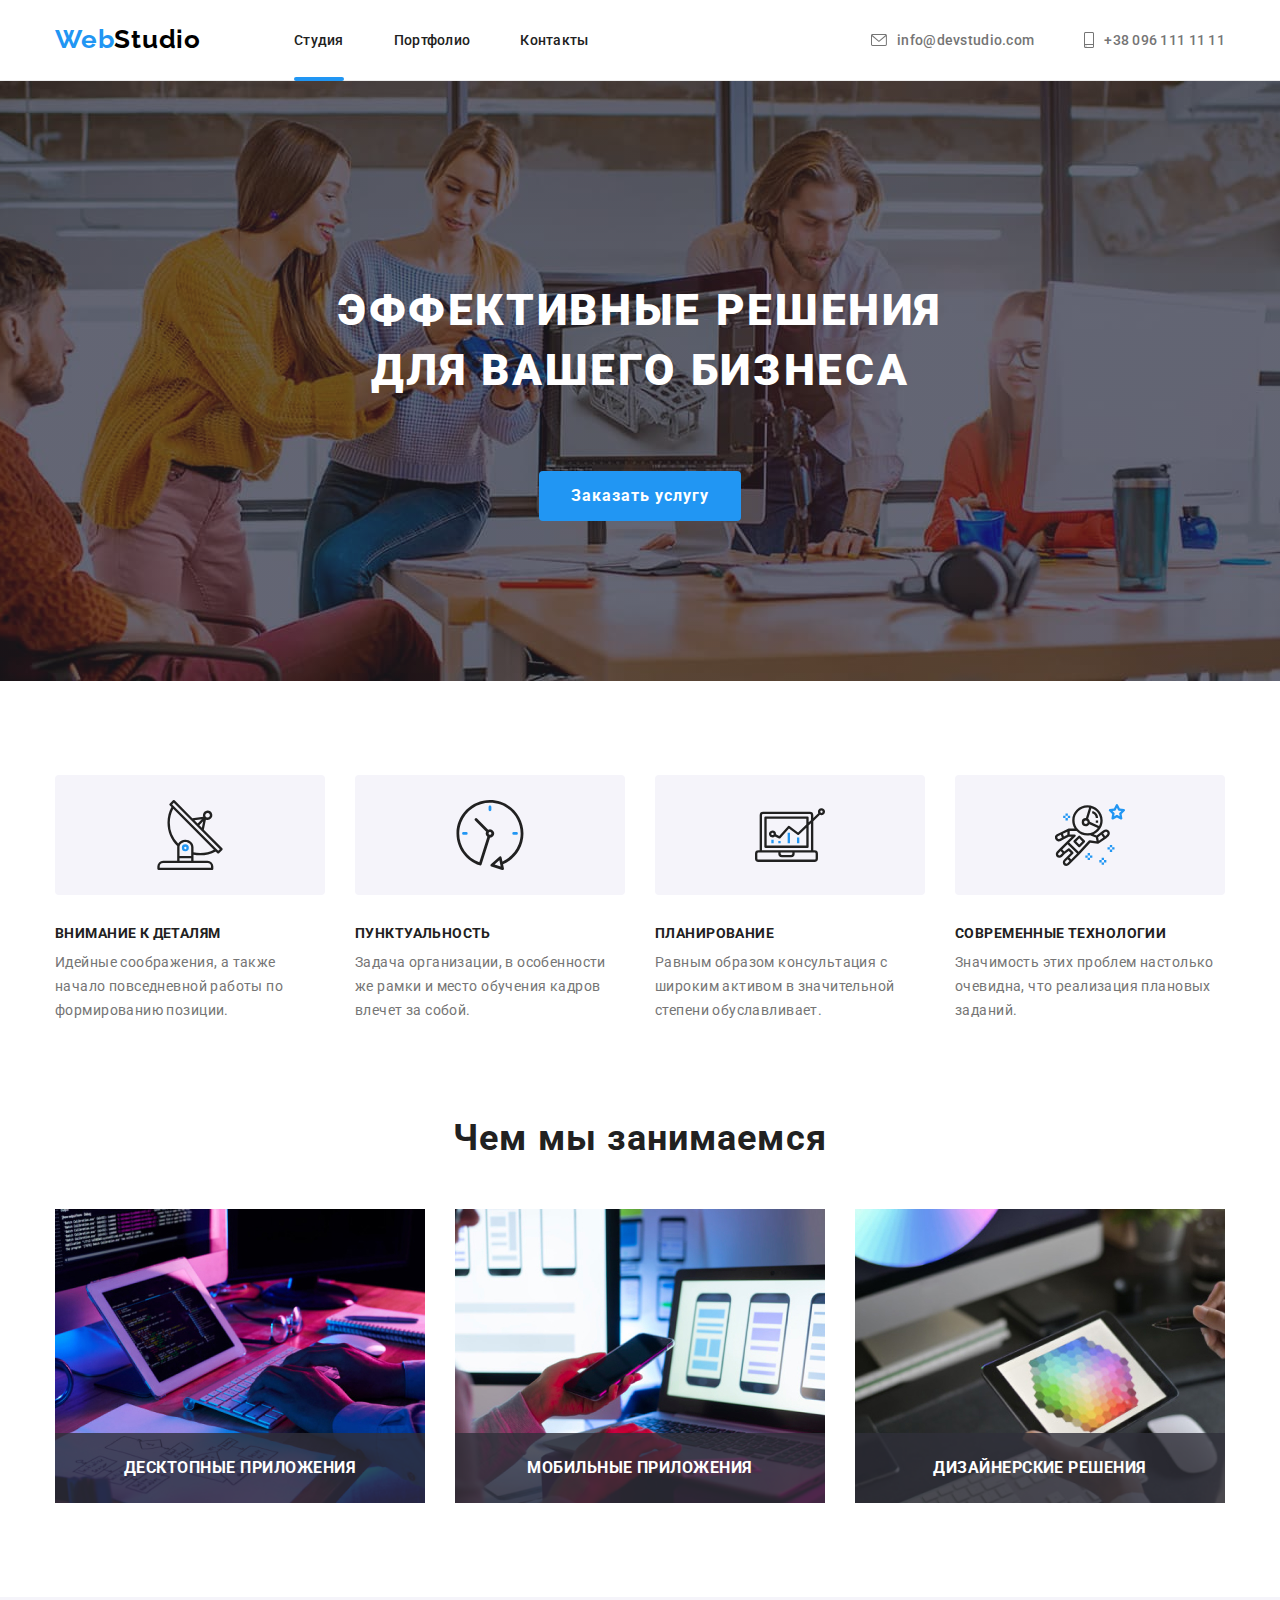
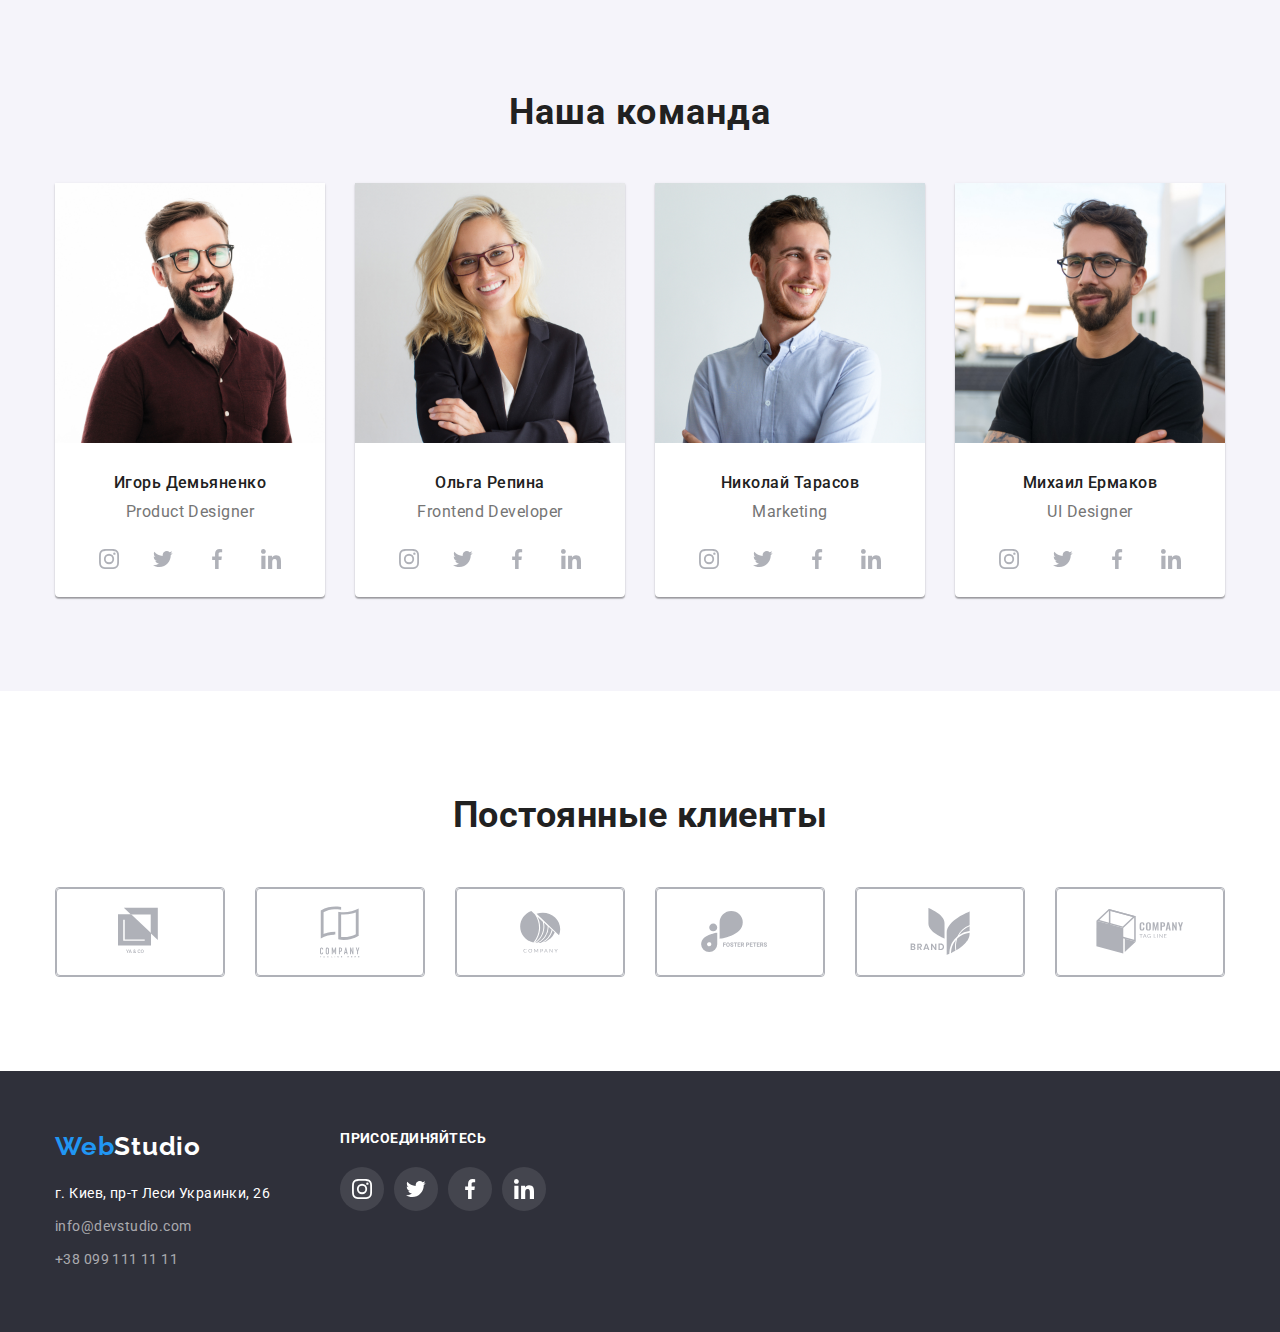
<file: index.html>
<!DOCTYPE html>
<html lang="ru">

<head>
    <meta charset="UTF-8">
    <meta name="viewport" content="width=device-width, initial-scale=1.0">
    <title>WebStudio</title>
    <link rel="stylesheet" href="https://cdnjs.cloudflare.com/ajax/libs/modern-normalize/1.0.0/modern-normalize.min.css"
        integrity="sha512-ISS7cAi1PEhQ8jnbJpJZMd29NlhNj4AWYyLOSp2CE/CsHxTCu+r+t0D2yoJudVrd0/8fTVPUVDzY5Tvli75u/g=="
        crossorigin="anonymous" />
    <link rel="preconnect" href="https://fonts.gstatic.com">
    <link
        href="https://fonts.googleapis.com/css2?family=Raleway:wght@700&family=Roboto:wght@400;500;700;900&display=swap"
        rel="stylesheet">
    <link rel="stylesheet" href="https://cdnjs.cloudflare.com/ajax/libs/modern-normalize/1.0.0/modern-normalize.min.css" />
    <link rel="stylesheet" href="./css/styles.css">
</head>

<body>
    <header class="header">
        <div class="container">
            <nav class="navigation">
                <a class="heder-logo-text" href="./index.html" lang="en">Web<span class="logo-black">Studio</span></a>
                    <ul class="navigation-list">
                        <li class="navigation-list-item">
                            <a class="navigation-list-link active-menu" href="./index.html">Студия</a>
                        </li>
                        <li class="navigation-list-item">
                            <a class="navigation-list-link " href="./portfolio.html">Портфолио</a>
                        </li>
                        <li class="navigation-list-item">
                            <a class="navigation-list-link" href="#">Контакты</a>
                        </li>
                    </ul>
            </nav>
                <address class="address">
                    <a class="adress-mail-link" href="mailto:info@devstudio.com">
                        <svg class="info-icon-mail"><use href="./img/sprite.svg#icon-mail"></use></svg>info@devstudio.com
                    </a>

                    <a class="adress-phone-link" href="tel:+380961111111">
                        <svg class="info-icon-phone"><use href="./img/sprite.svg#icon-phone"></use></svg>+38 096 111 11 11
                    </a>
                </address>
        </div>
    </header>

    <main>
        <!--HERO-->
        <div>
            <section class="hero">
                <div class="main-hero">
                    <h1 class="main-hero-title">Эффективные решения<br>для вашего бизнеса</h1>
                    <button class="main-hero-modal-btn" data-modal-open>Заказать услугу</button>
                </div>
            </section>
        </div>
        <!--Basic tricks-->
        <section class="basic-tricks space-sections">
            <div class="container">
                <h2 class="visually-hidden">Наши достоинства</h2>                                         
                <ul class="basic-tricks-list">
                    <li class="basic-tricks-item ">
                        <div class="icon-division">
                            <svg width="70" height="70" class="icon-svg">
                                <use href="./img/sprite.svg#icon-antenna"></use>
                            </svg>
                        </div>                                   
                        <h3 class="basic-tricks-title">Внимание к деталям</h3>
                        <p class="basic-tricks-text">Идейные соображения, а также начало повседневной работы по формированию позиции.</p>
                    </li>
                    <li class="basic-tricks-item">
                        <div class="icon-division">
                            <svg width="70" height="70" class="icon-svg">
                                <use href="./img/sprite.svg#icon-clock"></use>
                            </svg>
                        </div>
                        <h3 class="basic-tricks-title">Пунктуальность</h3>
                        <p class="basic-tricks-text">Задача организации, в особенности же рамки и место обучения кадров влечет за собой.</p>
                    </li>
                    <li class="basic-tricks-item">
                        <div class="icon-division">
                            <svg width="70" height="70" class="icon-svg">
                                <use href="./img/sprite.svg#icon-diagram"></use>
                            </svg>
                        </div>
                        <h3 class="basic-tricks-title">Планирование</h3>
                        <p class="basic-tricks-text">Равным образом консультация с широким активом в значительной степени обуславливает.</p>
                    </li>
                    <li class="basic-tricks-item">
                        <div class="icon-division">
                            <svg width="70" height="70" class="icon-svg">
                                <use href="./img/sprite.svg#icon-astronaut"></use>
                            </svg>
                        </div>
                        <h3 class="basic-tricks-title">Современные технологии</h3>
                        <p class="basic-tricks-text">Значимость этих проблем настолько очевидна, что реализация плановых заданий.</p>
                    </li>
                </ul>
            </div>
        </section>

        <!--What we do-->
        <section class="what-we-do">
            <div class="container">
                <h2 class="what-we-do-title">Чем мы занимаемся</h2>
                <ul class="what-we-do-list">
                    <li class="what-we-do-img">
                        <div class="img-examples">
                            <img src="./what-we-do/img.jpg" alt="Верстает" width="370" height="294">
                            <p class="img-examples-text">ДЕСКТОПНЫЕ ПРИЛОЖЕНИЯ</p>
                        </div>
                        
                    </li>
                    <li class="what-we-do-img">

                        <div class="img-examples">
                            <img src="./what-we-do/img-1.jpg" alt="Тестирует" width="370" height="294">
                            <p class="img-examples-text">МОБИЛЬНЫЕ ПРИЛОЖЕНИЯ</p>
                        </div>
                    </li>
                    <li class="what-we-do-img">
                        <div class="img-examples">
                            <img src="./what-we-do/img-2.jpg" alt="Усовершенствует" width="370" height="294">
                            <p class="img-examples-text">ДИЗАЙНЕРСКИЕ РЕШЕНИЯ</p>
                        </div>
                    </li>
                </ul>
            </div>
        </section>

        <!--our team-->
        <section class="our-team">
            <div class="container">
                <h2 class="our-team-title">Наша команда</h2>
                <ul class="our-team-list">
                    <li class="our-team-photo">
                        <a href="" class="team-link">
                            <img src="./team/img.jpg" alt="Игорь Демьяненко" width="270" height="260">
                            <h3 class="our-team-photo-title">Игорь Демьяненко</h3>
                            <p class="our-team-text" lang="en">Product Designer</p>
                            <ul class="social-list">
                                <li class="social-item">
                                    <a href="" class="link-network">
                                        <svg class="icon-network">
                                            <use href="./img/sprite.svg#icon-instagram"></use>
                                        </svg>
                                    </a>
                                </li>
                                <li class="social-item">
                                    <a href="" class="link-network">
                                        <svg class="icon-network">
                                            <use href="./img/sprite.svg#icon-twitter"></use>
                                        </svg>
                                    </a>
                                </li>
                                <li class="social-item">
                                    <a href="" class="link-network">
                                        <svg class="icon-network">
                                            <use href="./img/sprite.svg#icon-facebook"></use>
                                        </svg>
                                    </a>
                                </li>
                                <li class="social-item">
                                    <a href="" class="link-network">
                                        <svg class="icon-network">
                                            <use href="./img/sprite.svg#icon-linkedin"></use>
                                        </svg>
                                    </a>
                                </li>
                            </ul>
                        </a>
                                                               
                    <li class="our-team-photo">
                        <a href="" class="team-link">
                            <img src="./team/img-1.jpg" alt="Ольга Репина" width="270" height="260">
                            <h3 class="our-team-photo-title">Ольга Репина</h3>
                            <p class="our-team-text" lang="en">Frontend Developer</p>
                            <ul class="social-list">
                                <li class="social-item">
                                    <a href="" class="link-network">
                                        <svg class="icon-network">
                                            <use href="./img/sprite.svg#icon-instagram"></use>
                                        </svg>
                                    </a>
                                </li>
                                <li class="social-item">
                                    <a href="" class="link-network">
                                        <svg class="icon-network">
                                            <use href="./img/sprite.svg#icon-twitter"></use>
                                        </svg>
                                    </a>
                                </li>
                                <li class="social-item">
                                    <a href="" class="link-network">
                                        <svg class="icon-network">
                                            <use href="./img/sprite.svg#icon-facebook"></use>
                                        </svg>
                                    </a>
                                </li>
                                <li class="social-item">
                                    <a href="" class="link-network">
                                        <svg class="icon-network">
                                            <use href="./img/sprite.svg#icon-linkedin"></use>
                                        </svg>
                                    </a>
                                </li>
                            </ul>
                    <li class="our-team-photo">
                        <a href="" class="team-link">
                            <img src="./team/img-2.jpg" alt="Николай Тарасов" width="270" height="260">
                            <h3 class="our-team-photo-title">Николай Тарасов</h3>
                            <p class="our-team-text" lang="en">Marketing</p>
                            <ul class="social-list">
                                <li class="social-item">
                                    <a href="" class="link-network">
                                        <svg class="icon-network">
                                            <use href="./img/sprite.svg#icon-instagram"></use>
                                        </svg>
                                    </a>
                                </li>
                                <li class="social-item">
                                    <a href="" class="link-network">
                                        <svg class="icon-network">
                                            <use href="./img/sprite.svg#icon-twitter"></use>
                                        </svg>
                                    </a>
                                </li>
                                <li class="social-item">
                                    <a href="" class="link-network">
                                        <svg class="icon-network">
                                            <use href="./img/sprite.svg#icon-facebook"></use>
                                        </svg>
                                    </a>
                                </li>
                                <li class="social-item">
                                    <a href="" class="link-network">
                                        <svg class="icon-network">
                                            <use href="./img/sprite.svg#icon-linkedin"></use>
                                        </svg>
                                    </a>
                                </li>
                            </ul>
                    <li class="our-team-photo">
                        <a href="" class="team-link">
                            <img src="./team/img-3.jpg" alt="Михаил Ермаков" width="270" height="260">
                            <h3 class="our-team-photo-title">Михаил Ермаков</h3>
                            <p class="our-team-text" lang="en">UI Designer</p>
                            <ul class="social-list">
                                <li class="social-item">
                                    <a href="" class="link-network">
                                        <svg class="icon-network">
                                            <use href="./img/sprite.svg#icon-instagram"></use>
                                        </svg>
                                    </a>
                                </li>
                                <li class="social-item">
                                    <a href="" class="link-network">
                                        <svg class="icon-network">
                                            <use href="./img/sprite.svg#icon-twitter"></use>
                                        </svg>
                                    </a>
                                </li>
                                <li class="social-item">
                                    <a href="" class="link-network">
                                        <svg class="icon-network">
                                            <use href="./img/sprite.svg#icon-facebook"></use>
                                        </svg>
                                    </a>
                                </li>
                                <li class="social-item">
                                    <a href="" class="link-network">
                                        <svg class="icon-network">
                                            <use href="./img/sprite.svg#icon-linkedin"></use>
                                        </svg>
                                    </a>
                                </li>
                            </ul>
                        </a>
                    </li>
                </ul>
            </div>
        </section>

        <!--clients-->

            <section class="clients">
                <div class="container">
                    <h2 class="team-title">Постоянные клиенты</h2>
                    <ul class="list-clients">
                        <li class="item-clients">
                            <a href="#" class="link-clients">
                                <svg width="44" height="50" class="icon-clients">
                                    <use href="./img/sprite.svg#icon-logo-ya-co"></use>
                                </svg>
                            </a>
                        </li>
                        <li class="item-clients">
                            <a href="#" class="link-clients">
                                <svg width="40" height="52" class="icon-clients">
                                    <use href="./img/sprite.svg#icon-logo-tagline-here"></use>
                                </svg>
                            </a>
                        </li>
                        <li class="item-clients">
                            <a href="#" class="link-clients">
                                <svg width="41" height="42" class="icon-clients">
                                    <use href="./img/sprite.svg#icon-logo-company"></use>
                                </svg>
                            </a>
                        </li>
                        <li class="item-clients">
                            <a href="#" class="link-clients">
                                <svg width="79" height="42" class="icon-clients">
                                    <use href="./img/sprite.svg#icon-logo-foster"></use>
                                </svg>
                            </a>
                        </li>
                        <li class="item-clients">
                            <a href="#" class="link-clients">
                                <svg width="60" height="47" class="icon-clients">
                                    <use href="./img/sprite.svg#icon-logo-brend"></use>
                                </svg>
                            </a>
                        </li>
                        <li class="item-clients">
                            <a href="#" class="link-clients">
                                <svg width="88" height="45" class="icon-clients">
                                    <use href="./img/sprite.svg#icon-logo-company-tige"></use>
                                </svg>
                            </a>
                        </li>
                    </ul>
                </div>
            </section>
    </main>

    <footer class="footer">
        <div class="container">
            <div class="footer-container">
                <a class="footer-logo-text" href="./index.html" lang="en">Web<span class="footer-logo-white">Studio</span></a>
                <ul class="footer-list">
                    <li class="footer-list-item">
                        <a class="footer-map" href="https://goo.gl/maps/Ar7S7timAM4m2ztU9" target="_blank">г. Киев, пр-т Леси Украинки, 26</a>
                    </li>
                    <li class="footer-list-item">
                        <a class="footer-mail" href="mailto:info@devstudio.com">info@devstudio.com</a>
                    </li>
                    <li class="footer-list-item">
                        <a class="footer-phone" href="tel:+380991111111">+38 099 111 11 11</a>
                    </li>
                </ul>
            </div>
            <div class="join">
                <p class="join-title">присоединяйтесь</p>
                <ul class="list-join">
                    <li class="item-join">
                        <a href="#" class="link-join">
                            <svg width="20" height="20" class="join-network">
                                <use href="./img/sprite.svg#icon-instagram"></use>
                            </svg>
                        </a>
                    </li>
                    <li class="item-join">
                        <a href="#" class="link-join">
                            <svg width="20" height="20" class="join-network">
                                <use href="./img/sprite.svg#icon-twitter"></use>
                            </svg>
                        </a>
                    </li>
                    <li class="item-join">
                        <a href="#" class="link-join">
                            <svg width="20" height="20" class="join-network">
                                <use href="./img/sprite.svg#icon-facebook"></use>
                            </svg>
                        </a>
                    </li>
                    <li class="item-join">
                        <a href="#" class="link-join">
                            <svg width="20" height="20" class="join-network">
                                <use href="./img/sprite.svg#icon-linkedin"></use>
                            </svg>
                        </a>
                    </li>
                </ul>
            </div> 
        </div>
                  
        
    </footer>
     <!-- Модальное окно  is-hidden-->
        
     <div class="backdrop is-hidden" data-modal>
        <div class="modal">
            <button class="modal-close-btn" data-modal-close>
                <svg width="30" height="30" class="close">
                    <use href="./img/symbol-defs.svg#icon-close"></use>
                </svg>
            </button>
    
        </div>
    </div>
<script src="./js/modal.js"></script>
</body>

</html>
</file>
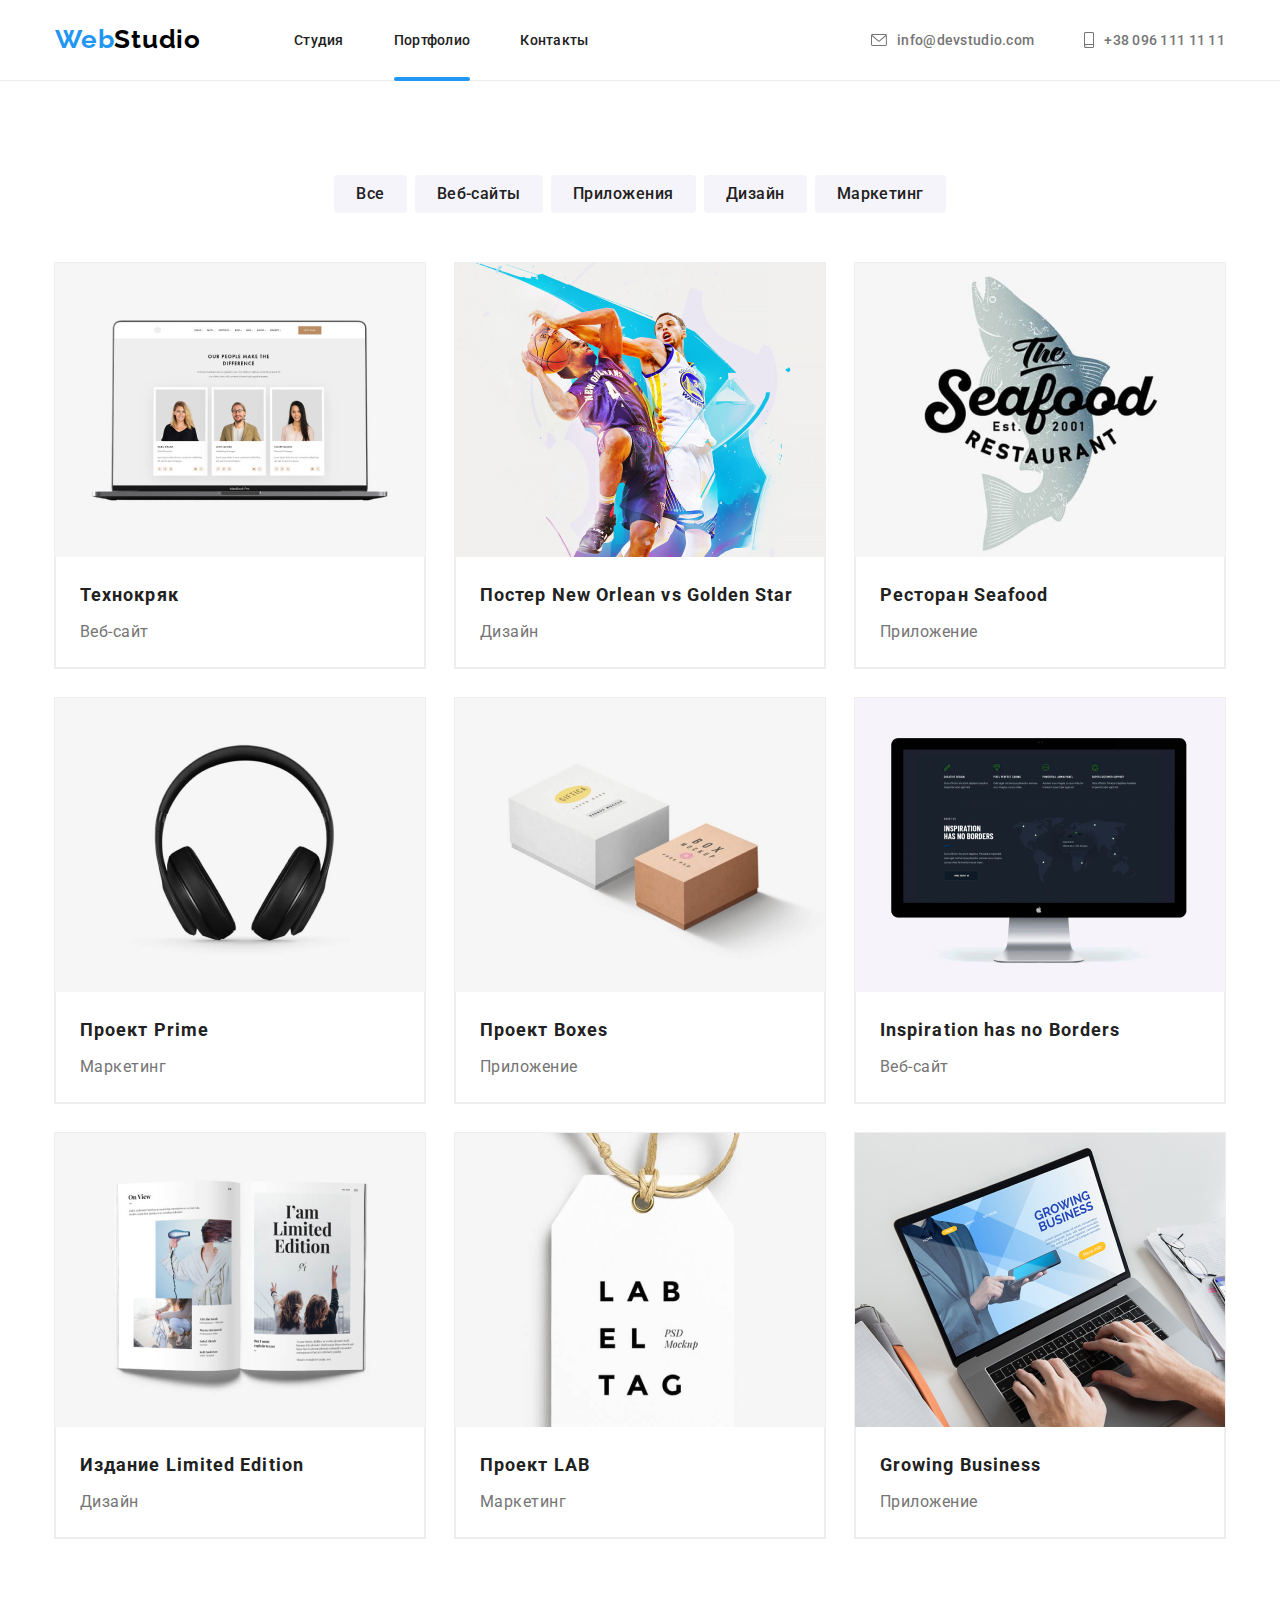
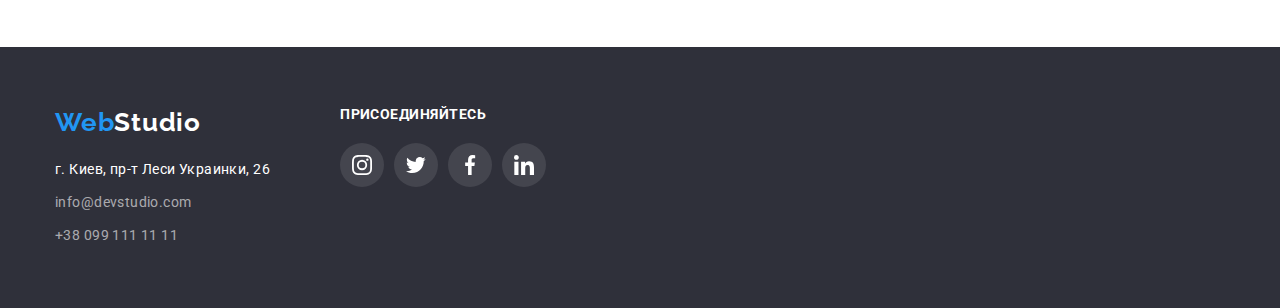
<file: portfolio.html>
<!DOCTYPE html>
<html lang="ru">
  <head>
    <meta charset="UTF-8" />
    <meta name="viewport" content="width=device-width, initial-scale=1.0" />
    <title>WebStudio</title>
    <link
      rel="stylesheet"
      href="https://cdnjs.cloudflare.com/ajax/libs/modern-normalize/1.0.0/modern-normalize.min.css"
      integrity="sha512-ISS7cAi1PEhQ8jnbJpJZMd29NlhNj4AWYyLOSp2CE/CsHxTCu+r+t0D2yoJudVrd0/8fTVPUVDzY5Tvli75u/g=="
      crossorigin="anonymous"
    />
    <link rel="preconnect" href="https://fonts.gstatic.com" />
    <link
      href="https://fonts.googleapis.com/css2?family=Raleway:wght@700&family=Roboto:wght@400;500;700;900&display=swap"
      rel="stylesheet"
    />
    <link
      rel="stylesheet"
      href="https://cdnjs.cloudflare.com/ajax/libs/modern-normalize/1.0.0/modern-normalize.min.css"
    />
    <link rel="stylesheet" href="./css/styles.css" />
  </head>

  <body>
    <header class="header">
      <div class="container">
        <nav class="navigation">
          <a class="heder-logo-text" href="./index.html" lang="en"
            >Web<span class="logo-black">Studio</span></a
          >
          <ul class="navigation-list">
            <li class="navigation-list-item">
              <a class="navigation-list-link" href="./index.html">Студия</a>
            </li>
            <li class="navigation-list-item">
              <a class="navigation-list-link active-menu" href="./portfolio.html">Портфолио</a>
            </li>
            <li class="navigation-list-item">
              <a class="navigation-list-link" href="#">Контакты</a>
            </li>
          </ul>
        </nav>
        <address class="address">
          <a class="adress-mail-link" href="mailto:info@devstudio.com">
            <svg class="info-icon-mail">
              <use href="./img/sprite.svg#icon-mail"></use></svg>info@devstudio.com
          </a>
          <a class="adress-phone-link" href="tel:+380961111111">
            <svg class="info-icon-phone">
              <use href="./img/sprite.svg#icon-phone"></use></svg>+38 096 111 11 11
          </a>
        </address>
      </div>
    </header>

    <main>
      <!--Navigation-->
      <section class="portfolio-navigation">
        <div class="container">
          <h1 hidden>Портфолио</h1>
          <ul class="portfolio-navigation-list">
            <li class="portfolio-navigation-list-item">
              <button class="nav-title" type="button">Все</button>
            </li>
            <li class="portfolio-navigation-list-item">
              <button class="nav-title" type="button">Веб-сайты</button>
            </li>
            <li class="portfolio-navigation-list-item">
              <button class="nav-title" type="button">Приложения</button>
            </li>
            <li class="portfolio-navigation-list-item">
              <button class="nav-title" type="button">Дизайн</button>
            </li>
            <li class="portfolio-navigation-list-item">
              <button class="nav-title" type="button">Маркетинг</button>
            </li>
          </ul>
          <!--Teamwork-->
          <h2 hidden>Командная робота</h2>
          <ul class="teamwork-list">
            <li class="teamwork-list-item">
              <a href="#" class="portfolio-link">
                <div class="portfolio-image">
                  <img class="teamwork-list-img" src="./portfolio-img/tehnokriak.jpg" alt="Веб-сайт">
                  <div class="card-hidden">
                    <p class="hidden-text">Технокряк это современная площадка распространения коронавируса. Компании используют эту платформу для цифрового шпионажа и атак на защищённые сервера конкурентов.</p>
                  </div>
                </div>
                  <div class="container-portfolio">
                    <h3 class="teamwork-list-title">Технокряк</h3>
                    <p class="teamwork-list-text">Веб-сайт</p>
                  </div>
              </a>
            </li>
            <li class="teamwork-list-item">
              <a href="#" class="portfolio-link">
                <div class="portfolio-image">
                  <img class="teamwork-list-img" src="./portfolio-img/poster.jpg" alt="Постер New Orlean vs Golden Star"/>
                  <div class="card-hidden">
                    <p class="hidden-text">Технокряк это современная площадка распространения коронавируса. Компании используют эту платформу для цифрового шпионажа и атак на защищённые сервера конкурентов.</p>
                  </div>
                </div>  
                <div class="container-portfolio">
                  <h3 class="teamwork-list-title">
                    Постер New Orlean vs Golden Star
                  </h3>
                  <p class="teamwork-list-text">Дизайн</p>
                </div>
              </a>
            </li>
            <li class="teamwork-list-item">
              <a href="#" class="portfolio-link">
                  <div class="portfolio-image">
                    <img class="teamwork-list-img" src="./portfolio-img/restourant.jpg" alt="370" height="294"/>
                    <div class="card-hidden">
                      <p class="hidden-text">Технокряк это современная площадка распространения коронавируса. Компании используют эту платформу для цифрового шпионажа и атак на защищённые сервера конкурентов.</p>
                    </div>
                  </div>
                <div class="container-portfolio">
                  <h3 class="teamwork-list-title">Ресторан Seafood</h3>
                  <p class="teamwork-list-text">Приложение</p>
                </div>
              </a>
            </li>
            <li class="teamwork-list-item">
              <a href="#" class="portfolio-link">
                  <div class="portfolio-image">
                    <img class="teamwork-list-img" src="./portfolio-img/listening.jpg" alt="370" height="294"/>
                    <div class="card-hidden">
                      <p class="hidden-text">Технокряк это современная площадка распространения коронавируса. Компании используют эту платформу для цифрового шпионажа и атак на защищённые сервера конкурентов.</p>
                    </div>
                  </div>
                <div class="container-portfolio">
                  <h3 class="teamwork-list-title">Проект Prime</h3>
                  <p class="teamwork-list-text">Маркетинг</p>
                </div>
              </a>
            </li>
            <li class="teamwork-list-item">
              <a href="#" class="portfolio-link">
                <div class="portfolio-image">
                  <img class="teamwork-list-img" src="./portfolio-img/boxes.jpg" alt="370" height="294"/>
                  <div class="card-hidden">
                    <p class="hidden-text">Технокряк это современная площадка распространения коронавируса. Компании используют эту платформу для цифрового шпионажа и атак на защищённые сервера конкурентов.</p>
                  </div>
                </div>
                <div class="container-portfolio">
                  <h3 class="teamwork-list-title">Проект Boxes</h3>
                  <p class="teamwork-list-text">Приложение</p>
                </div>
              </a>
            </li>
            <li class="teamwork-list-item">
              <a href="#" class="portfolio-link">
                <div class="portfolio-image">
                  <img class="teamwork-list-img" src="./portfolio-img/monitor.jpg" alt="370" height="294"/>
                    <div class="card-hidden">
                      <p class="hidden-text">Технокряк это современная площадка распространения коронавируса. Компании используют эту платформу для цифрового шпионажа и атак на защищённые сервера конкурентов.</p>
                    </div>
                </div>
                <div class="container-portfolio">
                  <h3 class="teamwork-list-title">
                    Inspiration has no Borders
                  </h3>
                  <p class="teamwork-list-text">Веб-сайт</p>
                </div>
              </a>
            </li>
            <li class="teamwork-list-item">
              <a href="#" class="portfolio-link">
                <div class="portfolio-image">
                  <img class="teamwork-list-img" src="./portfolio-img/magazine.jpg" alt="370" height="294"/>
                  <div class="card-hidden">
                    <p class="hidden-text">Технокряк это современная площадка распространения коронавируса. Компании используют эту платформу для цифрового шпионажа и атак на защищённые сервера конкурентов.</p>
                  </div>
                </div>
                <div class="container-portfolio">
                  <h3 class="teamwork-list-title">Издание Limited Edition</h3>
                  <p class="teamwork-list-text">Дизайн</p>
                </div>
              </a>
            </li>
            <li class="teamwork-list-item">
              <a href="#" class="portfolio-link">
                <div class="portfolio-image">
                  <img class="teamwork-list-img" src="./portfolio-img/label.jpg" alt="370" height="294"/>
                  <div class="card-hidden">
                    <p class="hidden-text">Технокряк это современная площадка распространения коронавируса. Компании используют эту платформу для цифрового шпионажа и атак на защищённые сервера конкурентов.</p>
                  </div>
                </div>
                <div class="container-portfolio">
                  <h3 class="teamwork-list-title">Проект LAB</h3>
                  <p class="teamwork-list-text">Маркетинг</p>
                </div>
              </a>
            </li>
            <li class="teamwork-list-item">
              <a href="#" class="portfolio-link">
                <div class="portfolio-image">
                  <img class="teamwork-list-img" src="./portfolio-img/pc.jpg" alt="370" height="294"/>
                  <div class="card-hidden">
                    <p class="hidden-text">Технокряк это современная площадка распространения коронавируса. Компании используют эту платформу для цифрового шпионажа и атак на защищённые сервера конкурентов.</p>
                  </div>
                </div>
                  <div class="container-portfolio">
                  <h3 class="teamwork-list-title">Growing Business</h3>
                  <p class="teamwork-list-text">Приложение</p>
                </div>
              </a>
            </li>
          </ul>
        </div>
      </section>
    </main>
    <footer class="footer">
      <div class="container">
        <div class="footer-container">
          <a class="footer-logo-text" href="./index.html" lang="en"
            >Web<span class="footer-logo-white">Studio</span></a
          >
          <ul class="footer-list">
            <li class="footer-list-item">
              <a
                class="footer-map"
                href="https://goo.gl/maps/Ar7S7timAM4m2ztU9"
                target="_blank"
                >г. Киев, пр-т Леси Украинки, 26</a
              >
            </li>
            <li class="footer-list-item">
              <a class="footer-mail" href="mailto:info@devstudio.com"
                >info@devstudio.com</a
              >
            </li>
            <li class="footer-list-item">
              <a class="footer-phone" href="tel:+380991111111"
                >+38 099 111 11 11</a
              >
            </li>
          </ul>
        </div>
        <div class="join">
          <p class="join-title">присоединяйтесь</p>
          <ul class="list-join">
            <li class="item-join">
              <a href="#" class="link-join">
                <svg width="20" height="20" class="join-network">
                  <use href="./img/sprite.svg#icon-instagram"></use>
                </svg>
              </a>
            </li>
            <li class="item-join">
              <a href="#" class="link-join">
                <svg width="20" height="20" class="join-network">
                  <use href="./img/sprite.svg#icon-twitter"></use>
                </svg>
              </a>
            </li>
            <li class="item-join">
              <a href="#" class="link-join">
                <svg width="20" height="20" class="join-network">
                  <use href="./img/sprite.svg#icon-facebook"></use>
                </svg>
              </a>
            </li>
            <li class="item-join">
              <a href="#" class="link-join">
                <svg width="20" height="20" class="join-network">
                  <use href="./img/sprite.svg#icon-linkedin"></use>
                </svg>
              </a>
            </li>
          </ul>
        </div>
      </div>
    </footer>
  
  </body>
</html>
</file>
<file: css/styles.css>
/* основной цвет заголовков | color: #212121; */
/* масивный текст | color: #757575; */
/* белый цвет (фон,герой) | color: #ffffff; */
/* цвет ссылок | color: #2196f3; */
/* footer color: #2f303a; */
/* our team (фон) | background: #f5f4fa */

html {
  box-sizing: border-box;
}

* {
  margin: 0;
  padding: 0;
  box-sizing: border-box;
}

*,
*::before,
*::after {
  box-sizing: inherit;
}

:root {
  --main-color-titles-color: #212121;
  --massive-text-color: #757575;
  --title-text-color: #2f303a;
  --color-forces-color: #2196f3;
  --white-bg-color: #ffffff;
  --footer-background-color: #2f303a;
  --our-team: #f5f4fa;
  --main-letter-spacing: 0.03em;
  --frame-portfolio-photo: #eeeeee;
  --big-space: 94px;
  --betw-space: 30px;
  --menu-space: 32px;
  --transition-menu: color 250ms cubic-bezier(0.4, 0, 0.2, 1);
}

:visited {
  color: inherit;
}
/* COMMON */

h1,
h2,
h3,
h4,
h5,
h6 {
  margin: 0;
}

ul,
li {
  margin: 0;
  padding: 0;
}

img {
  display: block;
}

li {
  list-style: none;
}
p {
  list-style: none;
  margin: 0;
  padding: 0;
}
a {
  text-decoration: none;
}

link,
button {
  cursor: pointer;
}

body {
  font-family: 'Roboto', sans-serif;
  letter-spacing: var(--main-letter-spacing);
  color: var(--massive-text-color);
  background-color: var(--white-bg-color);
}

section {
  display: block;
}

.header .container {
  display: flex;
  align-items: center;
}

.header {
  border-bottom-width: 1px;
  border-bottom-style: solid;
  border-bottom-color: #ececec;
}

.navigation-list {
  display: flex;
  align-items: center;
  justify-content: space-between;
}

.container {
  width: 1200px;
  margin: auto;
  padding-left: 15px;
  padding-right: 15px;
}

/* основное лого */

.logo-black {
  color: black;
}

.heder-logo-text {
  padding-top: 24px;
  padding-bottom: 25px;
  margin-right: 93px;
  font-family: 'Raleway', sans-serif;
  font-weight: bold;
  font-size: 26px;
  line-height: 1.192;
  /* identical to box height */
  letter-spacing: 0.03em;
  color: #2196f3;
}

.navigation {
  display: flex;
}

.navigation {
  padding: 0;
  margin: 0;
}

.navigation-list {
  padding: 0;
}

.navigation-list-item {
  display: flex;
  margin-right: 93px;
}

.navigation-lis-item:last-child {
  margin-right: 0;
}

.navigation-list-item:not(:last-child) {
  margin-right: 50px;
}

.navigation-list-link {
  text-decoration: none;
  display: block;
  padding-bottom: 32px;
  padding-top: 32px;
}

.navigation-list-link {
  font-weight: 500;
  font-size: 14px;
  line-height: 1.143;
  letter-spacing: 0.02em;
  color: #212121;
}

.navigation-list-link:hover,
.navigation-list-link:focus {
  color: #2196f3;
}

.navigation-list-link {
  display: block;
  transition: var(--transition-menu);
}

.navigation-list-link {
  position: relative;
}

.active-menu:after {
  content: '';
  display: block;
  position: absolute;
  left: 0;
  bottom: 0;
  width: 100%;
  height: 4px;
  border-radius: 2px;
  background-color: var(--color-forces-color);
  outline: var(--color-forces-color);
  margin-bottom: -1px;
}

.adress {
  display: flex;
  align-items: center;
  list-style: none;
  margin-left: auto;
  justify-content: center;
}

address {
  display: flex;
  font-style: normal;
  margin-left: auto;
}

.adress-mail-link {
  margin-right: 50px;
}

.adress .adress-mail-link + .adress-phone-link {
  margin-left: 50px;
}

.adress-mail-link,
.adress-phone-link {
  text-decoration: none;
  display: flex;
  padding-top: 32px;
  padding-bottom: 32px;
  justify-content: center;
  align-items: center;
}

.adress-mail-link {
  font-family: 'Roboto';
  font-style: normal;
  font-weight: 500;
  font-size: 14px;
  line-height: 1.142;
  letter-spacing: 0.02em;
  color: #757575;
}

.adress-mail-link:hover,
.adress-mail-link:focus {
  color: #2196f3;
}

.adress-phone-link {
  font-family: 'Roboto';
  font-style: normal;
  font-weight: 500;
  font-size: 14px;
  line-height: 1.143;
  letter-spacing: 0.02em;
  color: #757575;
}

.adress-phone-link:hover,
.adress-phone-link:focus {
  color: #2196f3;
}

/*SVG*/

.info-icon-mail {
  width: 16px;
  height: 12px;
}

.info-icon-mail {
  margin-right: 10px;
  fill: currentColor;
}

.info-icon-phone {
  width: 10px;
  height: 16px;
}

.info-icon-phone {
  margin-right: 10px;
  fill: currentColor;
}

/* Hero */

.hero {
  background-color: #2f303a;
  text-align: center;
  padding-top: 200px;
  padding-bottom: 200px;

  background-image: linear-gradient(
      to right,
      rgba(47, 48, 58, 0.4),
      rgba(47, 48, 58, 0.4)
    ),
    url(../img/background.jpg);

  background-size: cover;
  background-repeat: no-repeat;
  background-position: center;
  max-width: 1600px;
  max-height: 600px;
}

.main-hero {
  display: flex;
  flex-direction: column;
  align-items: center;
}

.main-hero-modal-btn {
  font-weight: bold;
  font-size: 16px;
  line-height: 1.875;
  letter-spacing: 0.06em;
  color: #ffffff;
  background: #2196f3;

  padding: 10px 32px;
  text-align: center;
  margin: 0 auto;

  border-radius: 4px;
  border: none;
  margin-top: 40px;
  padding-top: 10px;
  padding-bottom: 10px;
  padding-left: var(--menu-space);
  padding-right: var(--menu-space);
}

.visually-hidden {
  position: absolute;
  clip: rect(0 0 0 0);
  width: 1px;
  height: 1px;
  margin: -1px;
}

.space-sections {
  padding-top: var(--big-space);
  padding-bottom: var(--big-space);
}

.main-hero-title {
  font-weight: 900;
  font-size: 44px;
  line-height: 1.363;

  letter-spacing: 0.06em;
  text-transform: uppercase;
  color: #ffffff;

  margin-top: 0;
  margin-bottom: 30px;
}

/*SVG Студия Basic*/

.basic-tricks-item {
  min-width: 270px;
}

.icon-division {
  content: '';
  display: flex;
  width: 270px;
  height: 120px;
  align-items: center;
  justify-content: center;
  background-color: #f5f4fa;
  margin-bottom: 30px;
  border-radius: 4px;
}

.icom-svg {
  width: 70px;
  height: 70px;
}

/* basic triks Студия */

.basic-tricks {
  padding-top: 94px;
  padding-bottom: 94px;
}

.basic-tricks p {
  margin-top: 0px;
  margin-bottom: 0px;
}

.basic-tricks h3 {
  margin-top: 0px;
  margin-bottom: 10px;
}

.basic-tricks-list {
  display: flex;
}

.basic-tricks .basic-tricks-item + .basic-tricks-item {
  margin-left: 30px;
}

.basic-tricks-title {
  font-weight: bold;
  font-size: 14px;
  line-height: 1.143;
  letter-spacing: 0.03em;
  text-transform: uppercase;
  color: #212121;
}

.basic-tricks-text {
  font-weight: normal;
  font-size: 14px;
  line-height: 1.714;
  letter-spacing: 0.03em;
  color: #757575;
}

/* what we do -  Студия */

.what-we-do {
  padding-bottom: 94px;
}

.what-we-do-list {
  display: flex;
}

.what-we-do-img {
  margin: 0px;
}

.img-examples-text {
  display: flex;
  height: 70px;
  width: 100%;
  align-items: center;
  justify-content: center;
  position: absolute;
  bottom: 0%;
  left: 0%;
  background-color: rgba(47, 48, 58, 0.8);
  /* padding: 27px 0px; */

  font-weight: 700;
  color: var(--white-bg-color);
}

.img-examples {
  position: relative;
}
.what-we-do-list .what-we-do-img + .what-we-do-img {
  margin-left: 30px;
}

.what-we-do-title {
  font-weight: bold;
  font-size: 36px;
  line-height: 1.167;
  text-align: center;
  letter-spacing: 0.03em;
  color: #212121;
  margin-bottom: 50px;
}

/* Navigation - кнопки меню в портфолио */

.nav-title + .nav-title {
  margin-left: 8px;
}

.portfolio-navigation-list-item:not(:last-child) {
  margin-right: 8px;
}

.portfolio-link {
  display: block;
  margin-right: 0;
  outline: 1px solid #eeeeee;
  transition: box-shadow 250ms cubic-bezier(0.4, 0, 0.2, 1);
}

.portfolio-link {
  overflow: hidden;
}

.portfolio-link:hover,
.portfolio-link:focus {
  box-shadow: 0px 1px 1px rgba(0, 0, 0, 0.12), 0px 4px 4px rgba(0, 0, 0, 0.06),
    1px 4px 6px rgba(0, 0, 0, 0.16);
}

.portfolio-image {
  position: relative;
  display: block;
}

.portfolio-image::before {
  content: '';
  position: absolute;
  width: 100%;
  height: 100%;
  transform: translateY(100%);
  opacity: 0;
  transition: transform 250ms cubic-bezier(0.4, 0, 0.2, 1);
  background-color: 250ms cubic-bezier(0.4, 0, 0.2, 1);
}

.portfolio-link:hover .portfolio-image::before,
.portfolio-link:focus .portfolio-image::before {
  transform: translateY(0);
  opacity: 1;
  background-color: rgba(33, 150, 243, 0.9);
}

.card-hidden {
  position: absolute;
  width: 100%;
  height: 100%;
  top: 50%;
  left: 50%;
  opacity: 0;
  transform: translate(-50%, -50%);
  transition: 250ms cubic-bezier(0.4, 0, 0.2, 1);
}

.hidden-text {
  font-family: Roboto;
  font-weight: 400;
  font-size: 18px;
  line-height: 1.56;
  letter-spacing: 0.03em;
  padding: 63px 24px;
}

.portfolio-link:hover .card-hidden,
.portfolio-link:focus .card-hidden {
  opacity: 1;
  color: var(--white-bg-color);
}

.nav-title {
  font-weight: 500;
  font-size: 16px;
  line-height: 1.625;
  text-align: center;
  letter-spacing: 0.03em;
  color: #212121;
  background: #f5f4fa;

  border-radius: 4px;
  outline: none;
  border: none;

  padding: 6px 22px;
}

.portfolio-navigation-list .nav-title {
  color: var(--main-color-titles-color);
  margin-top: 0;
  margin-bottom: 0;
  transition: all 250ms cubic-bezier(0.4, 0, 0.2, 1);
}

.nav-title:hover,
.nav-title:focus {
  background-color: #2196f3;
  color: #ffffff;
  box-shadow: 0px 3px 1px rgba(0, 0, 0, 0.1), 0px 1px 2px rgba(0, 0, 0, 0.08),
    0px 2px 2px rgba(0, 0, 0, 0.12);
}

/* our team - Студия*/

.what-we-do h2,
.our-team h2 {
  margin-top: 0px;
  margin-bottom: 50px;
}

.what-we-do img,
.our-team img,
.portfolio-navigation img {
  display: block;
}

.portfolio-navigation {
  padding-top: 94px;
  padding-bottom: 94px;
}

.portfolio-navigation-list,
.portfolio {
  display: flex;
  justify-content: center;
  list-style: none;
  margin-bottom: 50px;
}

.portfolio-link {
  text-decoration: none;
  cursor: pointer;
}

/* Teamwork - Командная робота */

ul.teamwork-list {
  margin: -15px;
  padding: 0px;
}

.teamwork-list {
  display: flex;
  flex-wrap: wrap;
  margin: -15px;
}

.container-portfolio {
  padding: 20px 24px;
  border: 1px solid #eeeeee;
  border-style: none solid solid;
}

.teamwork-list-item {
  width: 370px;
  margin: 15px;

  background-color: var(--white-bg-color);
}

.teamwork-list-item:nth-last-child(-n + 3) {
  margin-bottom: 30px;
}

.teamwork-list-title {
  margin-top: 0px;
  margin-bottom: 4px;

  font-weight: bold;
  font-size: 18px;
  line-height: 2;
  letter-spacing: 0.06em;
  color: #212121;
}

.teamwork-list-text {
  margin: 0px;

  font-weight: normal;
  font-size: 16px;
  line-height: 1.875;
  letter-spacing: 0.03em;
  color: #757575;
}

/*SVG- social-link-icon*/

.icon-network {
  width: 20px;
  height: 20px;
}

.social-list {
  display: flex;
  justify-content: center;
  margin-top: 16px;
  margin-bottom: 16px;
}

.social-item {
  width: 44px;
  height: 44px;
  border-radius: 50%;
}

.link-network {
  width: 100%;
  height: 100%;
  border-radius: 50%;
  display: flex;
  justify-content: center;
  align-items: center;
  fill: #afb1b8;
  transition: background-color 250ms cubic-bezier(0.4, 0, 0.2, 1);
}

.social-item:not(:last-child) {
  margin-right: 10px;
}

.link-network:hover,
.link-network:focus {
  background-color: var(--color-forces-color);
  transition: background-color 250ms cubic-bezier(0.4, 0, 0.2, 1);
}

.link-network:hover .icon-network,
.link-network:focus .icon-network {
  fill: #ffffff;
  transition: background-color 250ms cubic-bezier(0.4, 0, 0.2, 1);
}

/* Our team */

.our-team-list {
  display: flex;
}

.our-team .our-team-photo + .our-team-photo {
  margin-left: 30px;
}

.our-team .our-team-photo {
  background-color: var(--white-bg-color);
  box-shadow: 0px 1px 3px rgba(0, 0, 0, 0.12), 0px 1px 1px rgba(0, 0, 0, 0.14),
    0px 2px 1px rgba(0, 0, 0, 0.2);
  border-radius: 0px 0px 4px 4px;
}

.our-team {
  margin-top: 0px;
  margin-bottom: 10px;
  text-align: center;
  background-color: var(--our-team);

  padding-top: 94px;
  padding-bottom: 94px;
}

.team-link {
  color: var(--main-color-titles-color);
  text-decoration: none;
}

.our-team h3 {
  font-weight: 500;
  font-size: 16px;
  line-height: 1.192;
  text-align: center;
}

.our-team-title {
  font-weight: bold;
  font-size: 36px;
  line-height: 1.167;
  text-align: center;
  letter-spacing: 0.03em;
  color: #212121;
}

.our-team-photo-title {
  font-weight: 500;
  font-size: 16px;
  line-height: 1.188;
  /* identical to box height */
  text-align: center;
  letter-spacing: 0.03em;
  color: #212121;
  margin-top: 0px;
  margin-bottom: 10px;
}

.our-team-text {
  font-weight: normal;
  font-size: 16px;
  line-height: 1.188;
  /* identical to box height */
  text-align: center;
  letter-spacing: 0.03em;
  color: #757575;

  margin-top: 0px;
  margin-bottom: 16px;
}

.our-team img {
  margin-top: 0px;
  margin-bottom: 30px;
}

.our-team {
  background: #f5f4fa;
}

/* ==========CLIENTS========= */

.clients .container {
  padding: 94px 0;
}

.team-title {
  display: block;
  margin-bottom: 50px;
  text-align: center;

  font-weight: 700;
  font-size: 36px;
  line-height: 1.16;
  color: #212121;
}

.team-list {
  display: flex;
}

/* SVG clienys imeges */

.list-clients {
  display: flex;
  justify-content: center;
}

.item-clients {
  width: 170px;
  height: 90px;
  border: 1px solid #afb1b8;
  border-radius: 4px;
  transition: border-color 250ms cubic-bezier(0.4, 0, 0.2, 1);
}

.item-clients:not(:last-child) {
  margin-right: 30px;
}

.link-clients {
  width: 100%;
  height: 100%;
  display: flex;
  border: 1px solid #afb1b8;
  border-radius: 4px;
  justify-content: center;
  align-items: center;
  fill: #afb1b8;
}

.link-clients:hover,
.link-clients:hover .icon-clients,
.link-clients:focus,
.link-clients:focus .icon-clients {
  fill: var(--color-forces-color);
  border-color: var(--color-forces-color);
  transition: fill 250ms cubic-bezier(0.4, 0, 0.2, 1);
}

/* футер лого */

.footer {
  background: #2f303a;
}
.footer {
  display: flex;
  padding-top: 60px;
  padding-bottom: 60px;
}

.footer .footer-logo-text {
  font-family: 'Raleway', sans-serif;
  font-weight: bold;
  font-size: 26px;
  line-height: 1.192;
  /* identical to box height */
  letter-spacing: 0.03em;
  color: #2196f3;

  margin-bottom: 20px;
  display: inline-block;
}

.footer-logo-white {
  color: #ffffff;
}

.footer-list {
  margin-left: auto;
}

.footer-mail {
  font-size: 14px;
  line-height: 1.714;
  letter-spacing: 0.03em;
  color: rgba(255, 255, 255, 0.6);
}

.footer-phone {
  font-size: 14px;
  line-height: 1.714;
  letter-spacing: 0.03em;
  color: rgba(255, 255, 255, 0.6);
}

.footer-map {
  font-family: 'Roboto';
  font-style: normal;
  font-weight: normal;
  font-size: 14px;
  line-height: 1.714;
  letter-spacing: 0.03em;
  color: #ffffff;
}

.footer-map:hover,
.footer-map:focus {
  color: #2196f3;
}

.footer-mail .footer-phone {
  font-family: 'Roboto';
  font-style: normal;
  font-weight: normal;
  font-size: 14px;
  line-height: 1.714;
  letter-spacing: 0.03em;
  color: rgba(255, 255, 255, 0.6);
}

.footer-mail:hover,
.footer-mail:focus,
.footer-phone:hover,
.footer-phone:focus {
  color: #2196f3;
  transition: var(--transition-menu);
}

.footer-list-item:not(:last-child) {
  margin-bottom: 9px;
}

.footer {
  display: flex;
}

.footer .container {
  display: flex;
}

.footer-container {
  padding-right: 70px;
  align-items: baseline;
}

.join {
  align-items: center;
  align-items: baseline;
}

/* join division */

.join-title {
  color: #ffffff;
  font-weight: 700;
  font-size: 14px;
  line-height: 1.14;
  text-transform: uppercase;
  margin-bottom: 20px;
  display: block;
}

/* svg imeges join */

.list-join {
  display: flex;
}

.item-join {
  width: 44px;
  height: 44px;
}

.link-join {
  width: 100%;
  height: 100%;
  border-radius: 50%;
  display: flex;
  background: rgba(255, 255, 255, 0.1);
  justify-content: center;
  align-items: center;
  fill: #ffffff;
}

.link-join:hover,
.link-join:focus {
  color: #ffffff;
  background: #2196f3;
}

.item-join:not(:last-child) {
  margin-right: 10px;
}

/* modal window */

.backdrop {
  position: fixed;
  width: 100%;
  height: 100%;
  top: 50%;
  left: 50%;
  transform: translate(-50%, -50%);
  background-color: rgba(0, 0, 0, 0.2);
  transition: all 250ms cubic-bezier(0.4, 0, 0.2, 1);
}

.modal {
  position: absolute;
  top: 50%;
  left: 50%;
  transform: translate(-50%, -50%);

  width: 528px;
  height: 581px;
  background-color: var(--white-bg-color);

  box-shadow: 0px 1px 3px rgba(0, 0, 0, 0.12), 0px 1px 1px rgba(0, 0, 0, 0.14),
    0px 2px 1px rgba(0, 0, 0, 0.2);
  border-radius: 4px;
}

.backdrop.is-hidden {
  opacity: 0;
  pointer-events: none;
}

.modal-close-btn {
  display: flex;
  position: absolute;
  align-items: center;
  justify-content: center;
  right: 8px;
  top: 8px;

  width: 30px;
  height: 30px;

  border: 1px solid rgba(0, 0, 0, 0.1);
  border-radius: 50%;
  outline: none;
  cursor: pointer;
}
</file>
